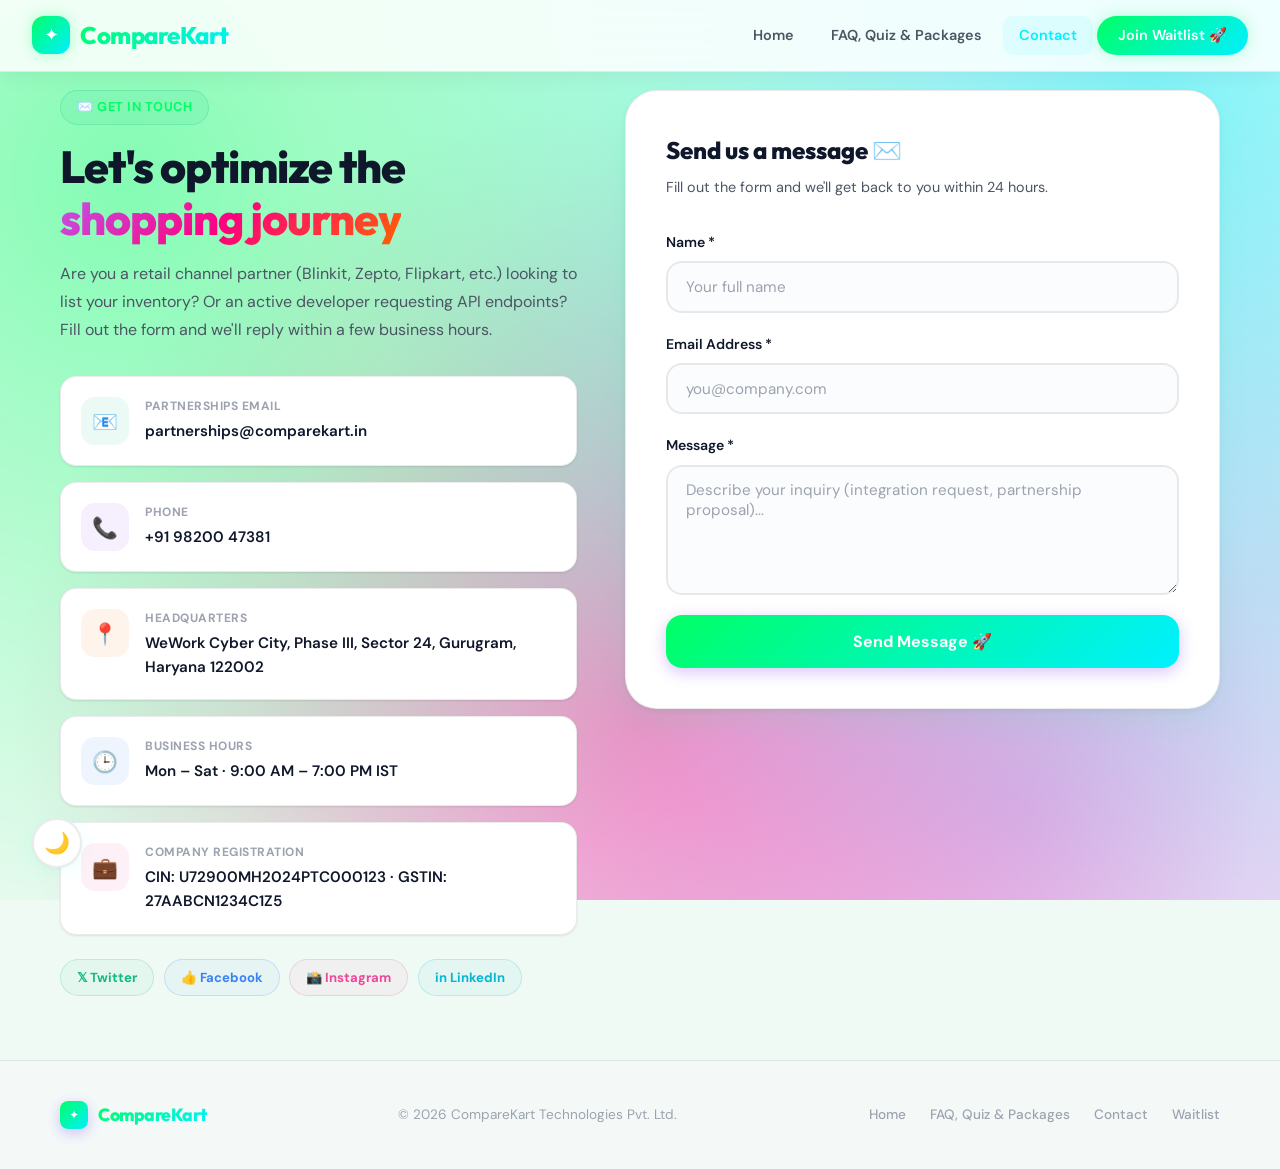
<file: contact.html>
<!DOCTYPE html>
<html lang="en">
<head>
  <meta charset="UTF-8" />
  <meta name="viewport" content="width=device-width, initial-scale=1.0" />
  <title>Contact Us — CompareKart</title>
  <meta name="description" content="Get in touch with the CompareKart shopping optimizer team. We'd love to hear from you." />
  <link rel="preconnect" href="https://fonts.googleapis.com" />
  <link href="https://fonts.googleapis.com/css2?family=Outfit:wght@300;400;500;600;700;800;900&family=DM+Sans:wght@400;500;600;700&display=swap" rel="stylesheet" />
  <link rel="stylesheet" href="styles.css" />
  <style>
    .contact-page { padding-top: 90px; padding-bottom: 4rem; min-height: 100vh; background: transparent; }

    .contact-wrapper { display: grid; grid-template-columns: 1fr 1.15fr; gap: 3rem; align-items: start; }

    .contact-info .section-title { font-size: clamp(2rem, 4vw, 2.8rem); }

    .info-cards { display: flex; flex-direction: column; gap: 1rem; margin-top: 2rem; }

    .info-card {
      display: flex; align-items: flex-start; gap: 1rem; padding: 1.25rem;
      background: var(--bg-card); border: 1px solid var(--border-color); border-radius: var(--radius-md);
      box-shadow: var(--shadow-sm);
      transition: transform var(--transition-fast), box-shadow var(--transition-fast), border-color var(--transition-fast);
    }
    .info-card:hover { transform: translateX(6px); box-shadow: var(--shadow-md); border-color: rgba(0,255,102,0.25); }

    .info-icon {
      width: 48px; height: 48px; border-radius: 14px;
      display: flex; align-items: center; justify-content: center;
      font-size: 1.3rem; flex-shrink: 0;
    }
    .info-label { font-size: 0.75rem; font-weight: 700; text-transform: uppercase; letter-spacing: 0.5px; color: var(--text-muted); margin-bottom: 0.15rem; }
    .info-value { font-size: 0.95rem; color: var(--text-primary); font-weight: 600; }

    .social-row { display: flex; gap: 0.6rem; flex-wrap: wrap; margin-top: 1.5rem; }
    .social-pill {
      display: inline-flex; align-items: center; gap: 6px;
      padding: 0.45rem 1rem; border-radius: 100px;
      font-size: 0.82rem; font-weight: 700;
      text-decoration: none; border: 1.5px solid; transition: all var(--transition-fast);
    }
    .social-pill:hover { transform: translateY(-2px); box-shadow: var(--shadow-md); }
    .sp-twitter  { color: #10b981; border-color: rgba(16,185,129,0.2); background: rgba(16,185,129,0.05); }
    .sp-facebook { color: #3b82f6; border-color: rgba(59,130,246,0.2); background: rgba(59,130,246,0.05); }
    .sp-linkedin { color: #06b6d4; border-color: rgba(6,182,212,0.2); background: rgba(6,182,212,0.05); }
    .sp-insta    { color: #ec4899; border-color: rgba(236,72,153,0.2); background: rgba(236,72,153,0.05); }

    .form-panel {
      background: var(--bg-card); border: 1px solid var(--border-color); border-radius: var(--radius-xl);
      padding: 2.5rem; box-shadow: var(--shadow-lg);
    }
    .form-header h2 { font-family: 'Outfit', sans-serif; font-size: 1.5rem; font-weight: 800; margin-bottom: 0.4rem; }
    .form-header p { font-size: 0.9rem; color: var(--text-secondary); margin-bottom: 2rem; }
    .form-row { display: grid; grid-template-columns: 1fr 1fr; gap: 1rem; }

    .error-msg { font-size: 0.78rem; color: var(--rose); margin-top: 0.3rem; display: none; }
    .form-control.error ~ .error-msg { display: block; }

    .success-state {
      display: none; flex-direction: column; align-items: center; justify-content: center;
      text-align: center; padding: 3rem 2rem; gap: 1rem;
    }
    .success-state.show { display: flex; }
    .success-ring { width: 80px; height: 80px; border-radius: 50%; background: var(--gradient-cool); display: flex; align-items: center; justify-content: center; }
    .success-ring-inner { width: 60px; height: 60px; border-radius: 50%; background: var(--bg-card); display: flex; align-items: center; justify-content: center; font-size: 2rem; }
    .success-state h3 { font-family: 'Outfit', sans-serif; font-size: 1.5rem; font-weight: 800; }
    .success-state p { color: var(--text-secondary); }

    @media (max-width: 860px) {
      .contact-wrapper { grid-template-columns: 1fr; }
      .form-row { grid-template-columns: 1fr; }
    }
  </style>
</head>
<body>
<script>
  if (localStorage.getItem('theme') === 'dark') {
    document.body.classList.add('dark-mode');
  }
</script>

<!-- NAVBAR -->
<nav class="navbar scrolled" id="navbar">
  <a href="index.html" class="nav-logo">
    <div class="nav-logo-icon" style="background:linear-gradient(135deg,#00ff66,#00f0ff);box-shadow:0 0 15px rgba(0,255,102,0.3)">✦</div>
    <span class="nav-logo-text" style="background:linear-gradient(135deg,#00ff66,#00f0ff);-webkit-background-clip:text;background-clip:text;">CompareKart</span>
  </a>
  <ul class="nav-links" id="navLinks">
    <li><a href="index.html">Home</a></li>
    <li><a href="faq-quiz.html">FAQ, Quiz & Packages</a></li>
    <li><a href="contact.html" class="active">Contact</a></li>
    <li><a href="waitlist.html" class="nav-cta" style="background:linear-gradient(135deg,#00ff66,#00f0ff) !important;box-shadow:0 0 15px rgba(0,255,102,0.25)">Join Waitlist 🚀</a></li>
  </ul>
  <div class="hamburger" onclick="document.getElementById('navLinks').classList.toggle('open')"><span></span><span></span><span></span></div>
</nav>

<!-- MAIN -->
<main class="contact-page">
  <div class="container">
    <div class="contact-wrapper">

      <!-- Left Info -->
      <div class="contact-info">
        <div class="section-badge" style="background:rgba(16,185,129,0.08);color:var(--green);border-color:rgba(16,185,129,0.2)">✉️ Get In Touch</div>
        <h1 class="section-title">Let's optimize the <span class="gradient-text">shopping journey</span></h1>
        <p style="color:var(--text-secondary);font-size:1rem;line-height:1.75;margin-top:0.5rem;">
          Are you a retail channel partner (Blinkit, Zepto, Flipkart, etc.) looking to list your inventory? Or an active developer requesting API endpoints? Fill out the form and we'll reply within a few business hours.
        </p>

        <div class="info-cards">
          <div class="info-card">
            <div class="info-icon" style="background:rgba(16,185,129,0.08);">📧</div>
            <div><div class="info-label">Partnerships Email</div><div class="info-value">partnerships@comparekart.in</div></div>
          </div>
          <div class="info-card">
            <div class="info-icon" style="background:rgba(124,58,237,0.08);">📞</div>
            <div><div class="info-label">Phone</div><div class="info-value">+91 98200 47381</div></div>
          </div>
          <div class="info-card">
            <div class="info-icon" style="background:rgba(249,115,22,0.08);">📍</div>
            <div><div class="info-label">Headquarters</div><div class="info-value">WeWork Cyber City, Phase III, Sector 24, Gurugram, Haryana 122002</div></div>
          </div>
          <div class="info-card">
            <div class="info-icon" style="background:rgba(59,130,246,0.08);">🕒</div>
            <div><div class="info-label">Business Hours</div><div class="info-value">Mon – Sat · 9:00 AM – 7:00 PM IST</div></div>
          </div>
          <div class="info-card">
            <div class="info-icon" style="background:rgba(236,72,153,0.08);">💼</div>
            <div><div class="info-label">Company Registration</div><div class="info-value">CIN: U72900MH2024PTC000123 · GSTIN: 27AABCN1234C1Z5</div></div>
          </div>
        </div>

        <div class="social-row">
          <a href="https://twitter.com/comparekart" target="_blank" rel="noopener" class="social-pill sp-twitter">𝕏 Twitter</a>
          <a href="https://facebook.com/comparekart" target="_blank" rel="noopener" class="social-pill sp-facebook">👍 Facebook</a>
          <a href="https://instagram.com/comparekart" target="_blank" rel="noopener" class="social-pill sp-insta">📸 Instagram</a>
          <a href="https://linkedin.com/company/comparekart" target="_blank" rel="noopener" class="social-pill sp-linkedin">in LinkedIn</a>
        </div>
      </div>

      <!-- Form -->
      <div class="form-panel">
        <div id="formSection">
          <div class="form-header">
            <h2>Send us a message ✉️</h2>
            <p>Fill out the form and we'll get back to you within 24 hours.</p>
          </div>
          <form id="contactForm" novalidate>
            <div class="form-group">
              <label for="name">Name *</label>
              <input type="text" id="name" class="form-control" placeholder="Your full name" autocomplete="name" />
              <span class="error-msg" id="nameErr">⚠ Name is required.</span>
            </div>
            <div class="form-group">
              <label for="email">Email Address *</label>
              <input type="email" id="email" class="form-control" placeholder="you@company.com" autocomplete="email" />
              <span class="error-msg" id="emailErr">⚠ Please enter a valid email address.</span>
            </div>
            <div class="form-group">
              <label for="message">Message *</label>
              <textarea id="message" class="form-control" placeholder="Describe your inquiry (integration request, partnership proposal)..."></textarea>
              <span class="error-msg" id="messageErr">⚠ Message cannot be empty.</span>
            </div>
            <button type="submit" id="submitBtn" class="btn btn-primary" style="width:100%;justify-content:center;padding:1rem;font-size:1rem;border-radius:var(--radius-md);background:linear-gradient(135deg,#00ff66,#00f0ff)">
              <span id="btnText">Send Message 🚀</span>
            </button>
          </form>
        </div>
        <div class="success-state" id="successState">
          <div class="success-ring"><div class="success-ring-inner">✅</div></div>
          <h3>Message Sent!</h3>
          <p>Thanks for reaching out. We'll reply within 24 hours.</p>
          <button class="btn btn-secondary" onclick="resetForm()">Send Another</button>
        </div>
      </div>

    </div>
  </div>
</main>

<!-- FOOTER -->
<footer class="footer">
  <div class="footer-inner">
    <a href="index.html" class="nav-logo">
      <div class="nav-logo-icon" style="width:28px;height:28px;font-size:12px;border-radius:8px;background:linear-gradient(135deg,#00ff66,#00f0ff)">✦</div>
      <span class="nav-logo-text" style="font-size:1.1rem;background:linear-gradient(135deg,#00ff66,#00f0ff);-webkit-background-clip:text;background-clip:text;">CompareKart</span>
    </a>
    <span class="footer-copy">© 2026 CompareKart Technologies Pvt. Ltd.</span>
    <div class="footer-links"><a href="index.html">Home</a><a href="faq-quiz.html">FAQ, Quiz & Packages</a><a href="contact.html">Contact</a><a href="waitlist.html">Waitlist</a></div>
  </div>
</footer>

<script>
  function isValidEmail(e) { return /^[^\s@]+@[^\s@]+\.[^\s@]+$/.test(e.trim()); }

  function setErr(id, errId, show) {
    const el = document.getElementById(id), err = document.getElementById(errId);
    if (show) { el.classList.add('error'); err.style.display = 'block'; }
    else { el.classList.remove('error'); err.style.display = 'none'; }
    return !show;
  }

  ['name','email','message'].forEach(id => {
    document.getElementById(id).addEventListener('input', () => {
      document.getElementById(id).classList.remove('error');
      document.getElementById(id + 'Err').style.display = 'none';
    });
  });

  document.getElementById('contactForm').addEventListener('submit', function(e) {
    e.preventDefault();
    const name = document.getElementById('name').value.trim();
    const email = document.getElementById('email').value.trim();
    const message = document.getElementById('message').value.trim();

    const v1 = setErr('name', 'nameErr', !name);
    const v2 = setErr('email', 'emailErr', !isValidEmail(email));
    const v3 = setErr('message', 'messageErr', !message);
    if (!v1 || !v2 || !v3) return;

    document.getElementById('submitBtn').disabled = true;
    document.getElementById('btnText').textContent = 'Sending…';

    setTimeout(() => {
      alert(
        '✅ Message Received!\n\n' +
        'Name: ' + name + '\n' +
        'Email: ' + email + '\n' +
        'Message: ' + message + '\n\n' +
        'We\'ll get back to you within 24 hours. 🚀'
      );
      document.getElementById('formSection').style.display = 'none';
      document.getElementById('successState').classList.add('show');
      document.getElementById('submitBtn').disabled = false;
      document.getElementById('btnText').textContent = 'Send Message 🚀';
    }, 700);
  });

  function resetForm() {
    document.getElementById('contactForm').reset();
    document.getElementById('formSection').style.display = 'block';
    document.getElementById('successState').classList.remove('show');
    ['name','email','message'].forEach(id => document.getElementById(id).classList.remove('error'));
  }

  // === Dark Mode Toggle (Default Light -> toggles body.dark-mode) ===
  function toggleDarkMode() {
    document.body.classList.toggle('dark-mode');
    const isDark = document.body.classList.contains('dark-mode');
    localStorage.setItem('theme', isDark ? 'dark' : 'light');
    const btn = document.getElementById('darkModeBtn');
    if (btn) {
      btn.textContent = isDark ? '☀️' : '🌙';
      btn.title = isDark ? 'Toggle Light Mode' : 'Toggle Dark Mode';
    }
  }

  document.addEventListener('DOMContentLoaded', () => {
    const isDark = document.body.classList.contains('dark-mode');
    const btn = document.getElementById('darkModeBtn');
    if (btn) {
      btn.textContent = isDark ? '☀️' : '🌙';
      btn.title = isDark ? 'Toggle Light Mode' : 'Toggle Dark Mode';
    }
  });
</script>

<!-- Dark Mode Toggle -->
<button id="darkModeBtn" onclick="toggleDarkMode()" style="position:fixed;bottom:2rem;left:2rem;width:50px;height:50px;border-radius:50%;background:var(--bg-card);border:2px solid var(--border-color);color:var(--text-primary);cursor:pointer;font-size:1.3rem;box-shadow:var(--shadow-md);z-index:999;display:flex;align-items:center;justify-content:center;transition:all 0.3s ease;" title="Toggle Dark Mode">🌙</button>
</body>
</html>
</file>
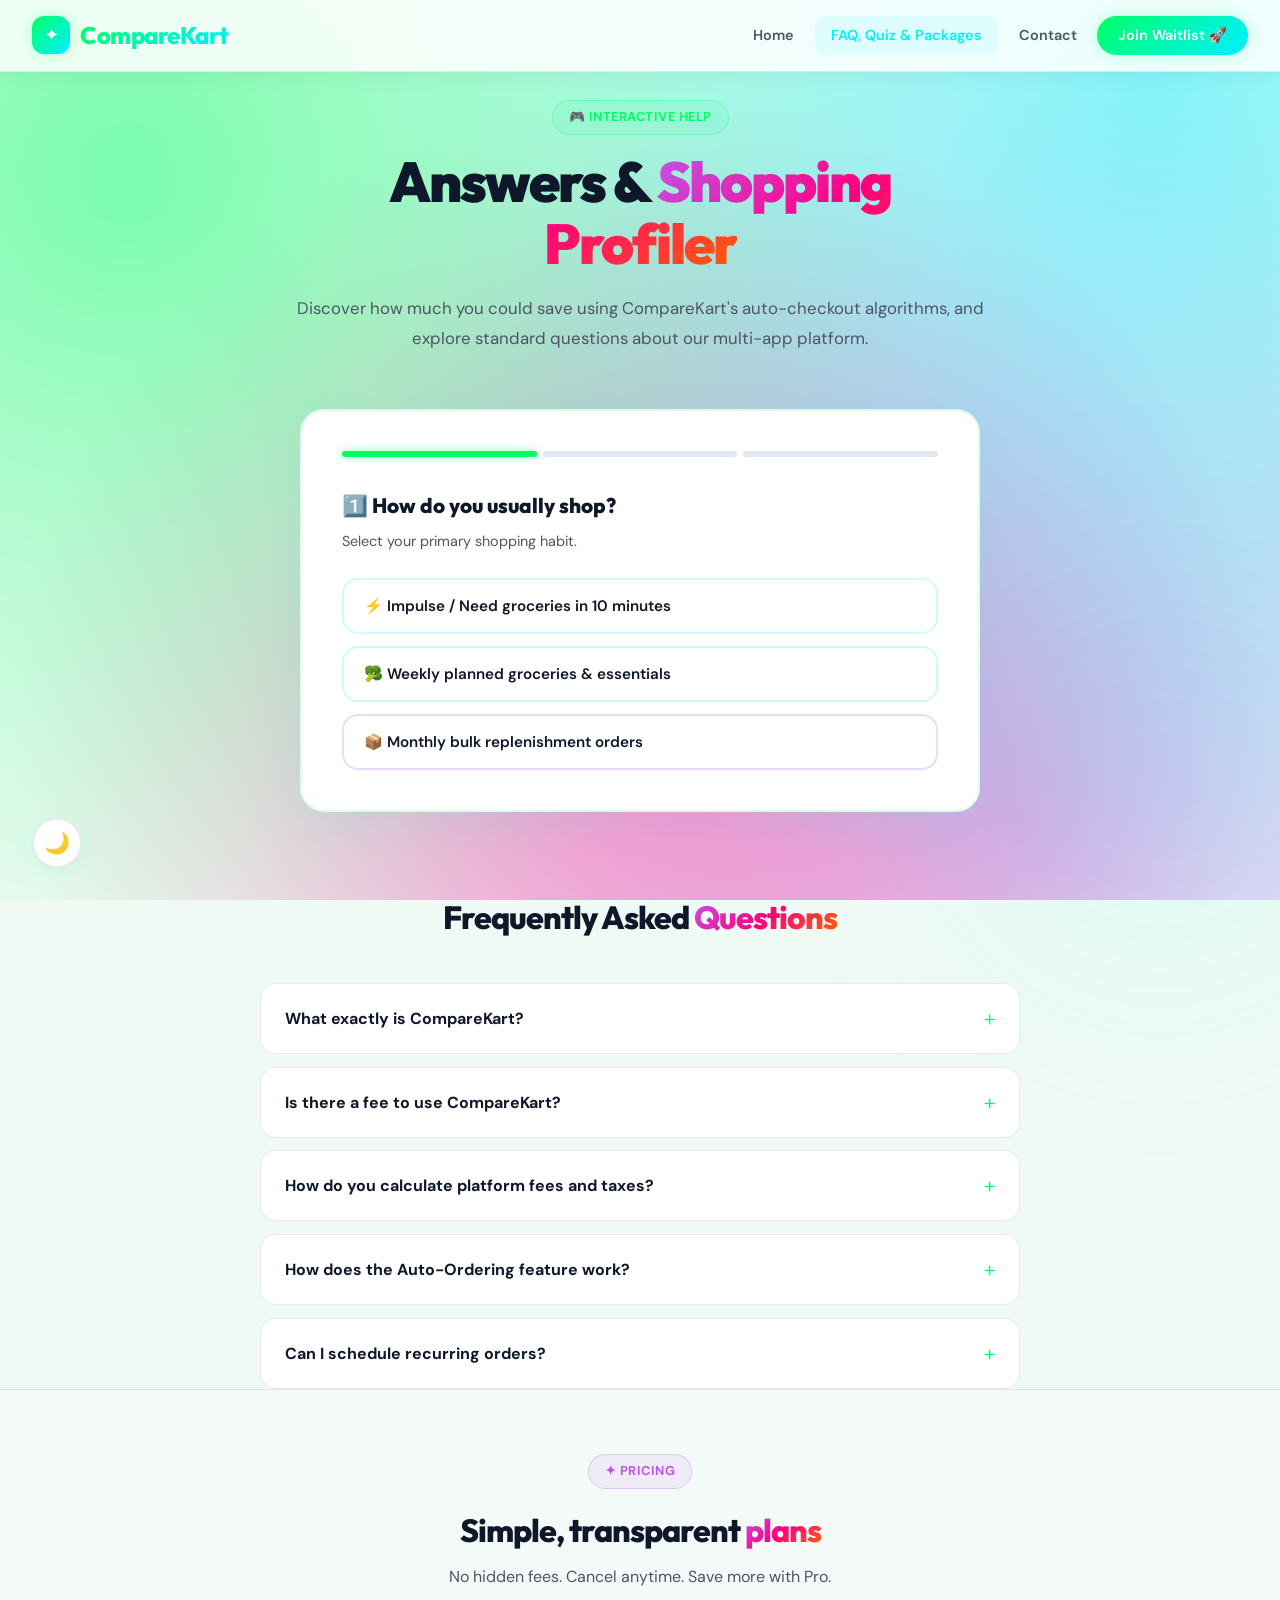
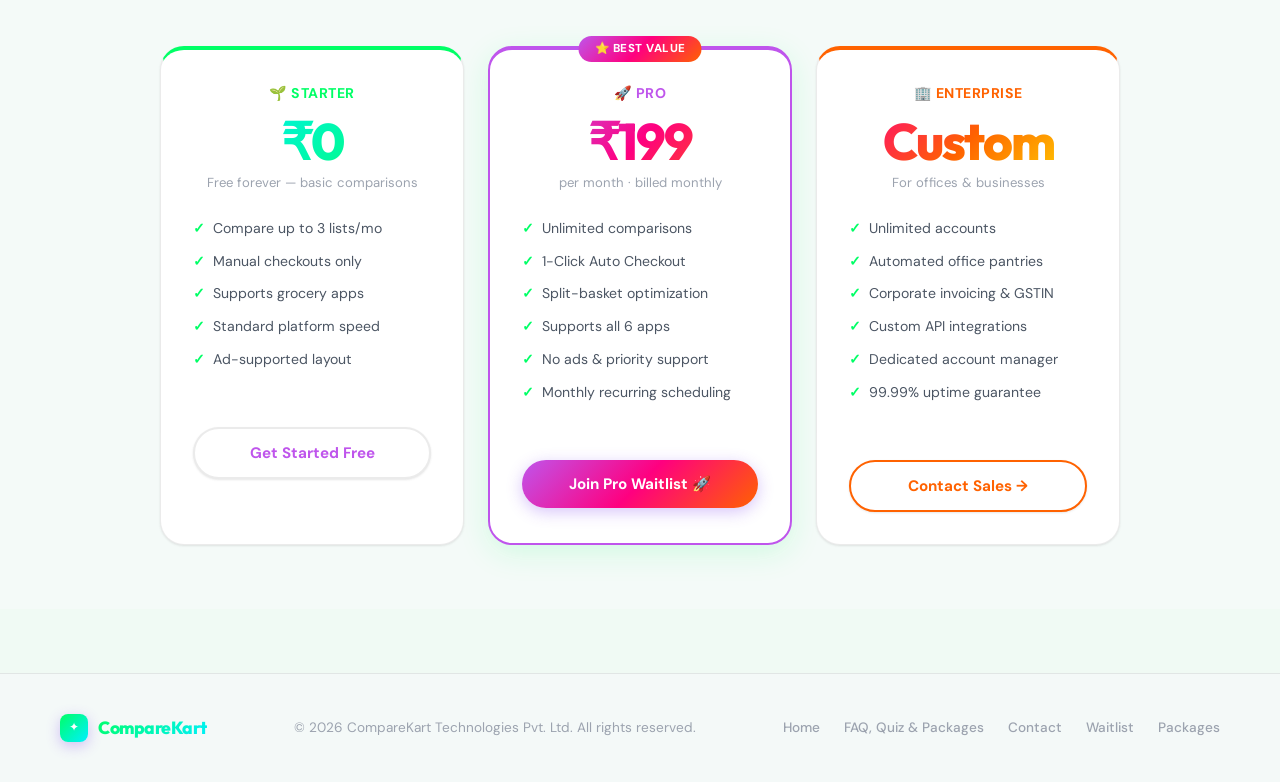
<file: faq-quiz.html>
<!DOCTYPE html>
<html lang="en">
<head>
  <meta charset="UTF-8" />
  <meta name="viewport" content="width=device-width, initial-scale=1.0" />
  <title>FAQ, Quiz & Packages — CompareKart</title>
  <meta name="description" content="Take our interactive shopper savings quiz and explore frequently asked questions about CompareKart Shopping Optimizer." />
  <link rel="preconnect" href="https://fonts.googleapis.com" />
  <link href="https://fonts.googleapis.com/css2?family=Outfit:wght@300;400;500;600;700;800;900&family=DM+Sans:wght@400;500;600;700&display=swap" rel="stylesheet" />
  <link rel="stylesheet" href="styles.css" />
  <style>
    .faq-quiz-page {
      padding-top: 100px; padding-bottom: 4rem; min-height: 100vh;
      background: transparent;
      position: relative; overflow: hidden;
    }
    
    .neon-orb {
      position: fixed; border-radius: 50%; filter: blur(120px); pointer-events: none; z-index: 0; opacity: 0.6;
    }
    .orb-green { width: 450px; height: 450px; top: -100px; left: -100px; background: rgba(0, 255, 102, 0.15); animation: float 10s ease-in-out infinite; }
    .orb-cyan { width: 400px; height: 400px; bottom: -80px; right: -80px; background: rgba(0, 240, 255, 0.15); animation: float 12s 2s ease-in-out infinite; }
    
    .page-header { text-align: center; max-width: 700px; margin: 0 auto 3.5rem; z-index: 1; position: relative; }
    .page-title { font-family: 'Outfit', sans-serif; font-size: clamp(2.2rem, 5vw, 3.5rem); font-weight: 900; letter-spacing: -2px; line-height: 1.1; margin-bottom: 1.25rem; }
    
    .quiz-container { max-width: 680px; margin: 0 auto 5rem; z-index: 1; position: relative; }
    .faq-container { max-width: 760px; margin: 0 auto; z-index: 1; position: relative; }
    
    /* Pricing */
    .pricing-card { text-align: center; position: relative; }
    .pricing-card.popular { border: 2px solid var(--purple); box-shadow: var(--shadow-color); }
    .popular-badge { position: absolute; top: -14px; left: 50%; transform: translateX(-50%); padding: 0.25rem 1rem; background: var(--gradient-main); border-radius: 100px; font-size: 0.72rem; font-weight: 800; color: #fff; letter-spacing: 0.5px; text-transform: uppercase; white-space: nowrap; }
    .pricing-name { font-weight: 700; font-size: 0.88rem; color: var(--text-muted); text-transform: uppercase; letter-spacing: 0.5px; margin-bottom: 0.75rem; }
    .pricing-price { font-family: 'Outfit', sans-serif; font-size: 3.2rem; font-weight: 800; letter-spacing: -2px; line-height: 1; margin-bottom: 0.25rem; }
    .pricing-period { font-size: 0.82rem; color: var(--text-muted); margin-bottom: 1.5rem; }
    .pricing-features { list-style: none; text-align: left; margin-bottom: 2rem; display: flex; flex-direction: column; gap: 0.65rem; }
    .pricing-features li { font-size: 0.88rem; color: var(--text-secondary); display: flex; gap: 0.5rem; align-items: flex-start; }
    .pricing-features li::before { content: '✓'; color: var(--green); font-weight: 800; flex-shrink: 0; }
  </style>
</head>
<body>
<script>
  if (localStorage.getItem('theme') === 'dark') {
    document.body.classList.add('dark-mode');
  }
</script>

<div class="neon-orb orb-green" aria-hidden="true"></div>
<div class="neon-orb orb-cyan" aria-hidden="true"></div>

<!-- NAVBAR -->
<nav class="navbar scrolled">
  <a href="index.html" class="nav-logo">
    <div class="nav-logo-icon" style="background:linear-gradient(135deg, #00ff66, #00f0ff);box-shadow:0 0 15px rgba(0,255,102,0.3)">✦</div>
    <span class="nav-logo-text" style="background:linear-gradient(135deg, #00ff66, #00f0ff);-webkit-background-clip:text;background-clip:text;">CompareKart</span>
  </a>
  <ul class="nav-links" id="navLinks">
    <li><a href="index.html">Home</a></li>
    <li><a href="faq-quiz.html" class="active">FAQ, Quiz & Packages</a></li>
    <li><a href="contact.html">Contact</a></li>
    <li><a href="waitlist.html" class="nav-cta" style="background:linear-gradient(135deg,#00ff66,#00f0ff) !important;box-shadow:0 0 15px rgba(0,255,102,0.25);">Join Waitlist 🚀</a></li>
  </ul>
  <div class="hamburger" onclick="document.getElementById('navLinks').classList.toggle('open')"><span></span><span></span><span></span></div>
</nav>

<!-- MAIN CONTENT -->
<main class="faq-quiz-page">
  <div class="container">
    
    <header class="page-header">
      <div class="section-badge" style="background:rgba(0,255,102,0.08);color:var(--green);border-color:rgba(0,255,102,0.25)">🎮 Interactive Help</div>
      <h1 class="page-title">Answers & <span class="gradient-text">Shopping Profiler</span></h1>
      <p style="color:var(--text-secondary);font-size:1.05rem;line-height:1.75;">Discover how much you could save using CompareKart's auto-checkout algorithms, and explore standard questions about our multi-app platform.</p>
    </header>

    <!-- QUIZ SECTION -->
    <section class="quiz-container">
      <div class="card" style="padding:2.5rem;box-shadow:0 10px 40px rgba(0, 240, 255, 0.08);border:2px solid rgba(0, 255, 102, 0.15);" id="quizCard">
        <!-- Progress bar -->
        <div style="display:flex;gap:6px;margin-bottom:2rem;" id="quizProgress">
          <div style="flex:1;height:6px;border-radius:3px;background:var(--green);box-shadow:0 0 8px rgba(0,255,102,0.5);transition:all 0.4s ease;" id="prog1"></div>
          <div style="flex:1;height:6px;border-radius:3px;background:#e2e8f0;transition:all 0.4s ease;" id="prog2"></div>
          <div style="flex:1;height:6px;border-radius:3px;background:#e2e8f0;transition:all 0.4s ease;" id="prog3"></div>
        </div>

        <!-- Q1 -->
        <div id="q1" class="quiz-step">
          <h3 style="font-family:'Outfit',sans-serif;font-size:1.3rem;font-weight:800;margin-bottom:0.5rem;color:var(--text-primary);">1️⃣ How do you usually shop?</h3>
          <p style="color:var(--text-secondary);font-size:0.9rem;margin-bottom:1.5rem;">Select your primary shopping habit.</p>
          <div style="display:flex;flex-direction:column;gap:0.75rem;">
            <button class="quiz-opt" onclick="quizAnswer(1,'instant')" style="border-color:rgba(0,240,255,0.2);">⚡ Impulse / Need groceries in 10 minutes</button>
            <button class="quiz-opt" onclick="quizAnswer(1,'weekly')" style="border-color:rgba(0,255,102,0.2);">🥦 Weekly planned groceries & essentials</button>
            <button class="quiz-opt" onclick="quizAnswer(1,'monthly')" style="border-color:rgba(157,78,221,0.2);">📦 Monthly bulk replenishment orders</button>
          </div>
        </div>

        <!-- Q2 -->
        <div id="q2" class="quiz-step" style="display:none;">
          <h3 style="font-family:'Outfit',sans-serif;font-size:1.3rem;font-weight:800;margin-bottom:0.5rem;color:var(--text-primary);">2️⃣ What's your biggest shopping concern?</h3>
          <p style="color:var(--text-secondary);font-size:0.9rem;margin-bottom:1.5rem;">Pick the factor that bugs you the most.</p>
          <div style="display:flex;flex-direction:column;gap:0.75rem;">
            <button class="quiz-opt" onclick="quizAnswer(2,'price')" style="border-color:rgba(0,255,102,0.2);">💸 Overpaying on item price disparities</button>
            <button class="quiz-opt" onclick="quizAnswer(2,'fees')" style="border-color:rgba(255,94,0,0.2);">📦 Annoying shipping charges & surge pricing</button>
            <button class="quiz-opt" onclick="quizAnswer(2,'convenience')" style="border-color:rgba(0,240,255,0.2);">⏳ Time wasted managing 5 different apps</button>
          </div>
        </div>

        <!-- Q3 -->
        <div id="q3" class="quiz-step" style="display:none;">
          <h3 style="font-family:'Outfit',sans-serif;font-size:1.3rem;font-weight:800;margin-bottom:0.5rem;color:var(--text-primary);">3️⃣ What's your average monthly shopping spend?</h3>
          <p style="color:var(--text-secondary);font-size:0.9rem;margin-bottom:1.5rem;">Includes grocery, apparel, and tech deliveries.</p>
          <div style="display:flex;flex-direction:column;gap:0.75rem;">
            <button class="quiz-opt" onclick="quizAnswer(3,'low')" style="border-color:rgba(157,78,221,0.2);">💳 Under ₹5,000 per month</button>
            <button class="quiz-opt" onclick="quizAnswer(3,'moderate')" style="border-color:rgba(0,255,102,0.2);">💵 ₹5,000 to ₹15,000 per month</button>
            <button class="quiz-opt" onclick="quizAnswer(3,'high')" style="border-color:rgba(0,240,255,0.2);">💎 Above ₹15,000 per month</button>
          </div>
        </div>

        <!-- Result -->
        <div id="quizResult" class="quiz-step" style="display:none;text-align:center;">
          <div style="font-size:3.5rem;margin-bottom:1rem;" id="resultEmoji">🚀</div>
          <h3 style="font-family:'Outfit',sans-serif;font-size:1.5rem;font-weight:800;margin-bottom:0.5rem;" id="resultTitle">Loading...</h3>
          <p style="color:var(--text-secondary);font-size:0.95rem;line-height:1.7;margin-bottom:1.5rem;" id="resultDesc"></p>
          <div style="display:flex;gap:0.75rem;justify-content:center;flex-wrap:wrap;">
            <a href="waitlist.html" class="btn btn-primary" style="background:linear-gradient(135deg,#00ff66,#00f0ff);box-shadow:0 0 15px rgba(0,255,102,0.3)">Join the Waitlist 🚀</a>
            <button class="btn btn-secondary" onclick="resetQuiz()">Retake Quiz 🔄</button>
          </div>
        </div>
      </div>
    </section>

    <!-- FAQ SECTION -->
    <section class="faq-container">
      <div style="text-align:center;margin-bottom:2.5rem;">
        <h2 style="font-family:'Outfit',sans-serif;font-size:2rem;font-weight:800;letter-spacing:-1px;">Frequently Asked <span class="gradient-text">Questions</span></h2>
      </div>

      <div style="display:flex;flex-direction:column;gap:0.8rem;" id="faqList">
        <div class="faq-item">
          <button class="faq-q" onclick="toggleFaq(this)">
            <span>What exactly is CompareKart?</span><span class="faq-icon">+</span>
          </button>
          <div class="faq-a">CompareKart is a multi-app price comparison and auto-ordering platform. You input a list of groceries, household essentials, or general products. We route items to the cheapest apps (e.g. milk to Zepto, sneakers to Flipkart) and place your orders in a single click. 🚀</div>
        </div>
        <div class="faq-item">
          <button class="faq-q" onclick="toggleFaq(this)">
            <span>Is there a fee to use CompareKart?</span><span class="faq-icon">+</span>
          </button>
          <div class="faq-a">Our Starter plan is completely free! You can search items and compare manually. Our Pro plan costs ₹199/month and unlocks split-basket optimization, scheduled monthly replenishments, and 1-click auto checkout. 🌱</div>
        </div>
        <div class="faq-item">
          <button class="faq-q" onclick="toggleFaq(this)">
            <span>How do you calculate platform fees and taxes?</span><span class="faq-icon">+</span>
          </button>
          <div class="faq-a">We query live price engines and calculate itemized rates, packaging charges, delivery costs, rain/surge fees, and GST depending on the app. The totals you see are the final amounts you pay. 🧠</div>
        </div>
        <div class="faq-item">
          <button class="faq-q" onclick="toggleFaq(this)">
            <span>How does the Auto-Ordering feature work?</span><span class="faq-icon">+</span>
          </button>
          <div class="faq-a">CompareKart connects directly with retail delivery checkouts through secure, local client-side API calls. Our system logs in, populates your carts with the cheapest products, enters promo codes, and processes checkouts. 🔒</div>
        </div>
        <div class="faq-item">
          <button class="faq-q" onclick="toggleFaq(this)">
            <span>Can I schedule recurring orders?</span><span class="faq-icon">+</span>
          </button>
          <div class="faq-a">Yes! Check the "Enable Monthly Auto-Order" box on your checklist dashboard, select a date, and CompareKart will automatically compute the cheapest rates on that morning and complete the checkout. 📅</div>
        </div>
      </div>
  </div>

  <!-- PRICING/PACKAGES SECTION -->
  <section class="section" id="packagesSection" style="background:var(--bg-secondary);border-top:1px solid var(--border-color);position:relative;z-index:1;padding:4rem 2rem;">
    <div class="container">
      <div style="text-align:center;margin-bottom:3.5rem;">
        <div class="section-badge" style="background:rgba(191,85,236,0.08);color:var(--purple);border-color:rgba(191,85,236,0.25)">✦ Pricing</div>
        <h2 style="font-family:'Outfit',sans-serif;font-size:2rem;font-weight:800;letter-spacing:-1px;">Simple, transparent <span class="gradient-text">plans</span></h2>
        <p style="color:var(--text-secondary);font-size:1rem;margin-top:0.5rem;">No hidden fees. Cancel anytime. Save more with Pro.</p>
      </div>
      
      <div class="grid-3" style="max-width:960px;margin:0 auto;">
        <!-- Starter Plan -->
        <div class="card pricing-card" style="border-top:4px solid var(--green);background:var(--bg-card);border-radius:var(--radius-lg);padding:2rem;">
          <div class="pricing-name" style="color:var(--green);">🌱 Starter</div>
          <div class="pricing-price" style="background:var(--gradient-cool);-webkit-background-clip:text;-webkit-text-fill-color:transparent;background-clip:text;">₹0</div>
          <div class="pricing-period">Free forever — basic comparisons</div>
          <ul class="pricing-features">
            <li>Compare up to 3 lists/mo</li><li>Manual checkouts only</li><li>Supports grocery apps</li><li>Standard platform speed</li><li>Ad-supported layout</li>
          </ul>
          <a href="waitlist.html" id="faqPricingStarterBtn" class="btn btn-secondary" style="width:100%;justify-content:center;margin-top:1.5rem;">Get Started Free</a>
        </div>
        
        <!-- Pro Plan -->
        <div class="card pricing-card popular" style="border-top:4px solid var(--purple);background:var(--bg-card);border-radius:var(--radius-lg);padding:2rem;">
          <div class="popular-badge">⭐ Best Value</div>
          <div class="pricing-name" style="color:var(--purple);">🚀 Pro</div>
          <div class="pricing-price gradient-text">₹199</div>
          <div class="pricing-period">per month · billed monthly</div>
          <ul class="pricing-features">
            <li>Unlimited comparisons</li><li>1-Click Auto Checkout</li><li>Split-basket optimization</li><li>Supports all 6 apps</li><li>No ads & priority support</li><li>Monthly recurring scheduling</li>
          </ul>
          <a href="waitlist.html" id="faqPricingProBtn" class="btn btn-primary" style="width:100%;justify-content:center;margin-top:1.5rem;">Join Pro Waitlist 🚀</a>
        </div>
        
        <!-- Enterprise Plan -->
        <div class="card pricing-card" style="border-top:4px solid var(--orange);background:var(--bg-card);border-radius:var(--radius-lg);padding:2rem;">
          <div class="pricing-name" style="color:var(--orange);">🏢 Enterprise</div>
          <div class="pricing-price" style="background:var(--gradient-warm);-webkit-background-clip:text;-webkit-text-fill-color:transparent;background-clip:text;">Custom</div>
          <div class="pricing-period">For offices & businesses</div>
          <ul class="pricing-features">
            <li>Unlimited accounts</li><li>Automated office pantries</li><li>Corporate invoicing & GSTIN</li><li>Custom API integrations</li><li>Dedicated account manager</li><li>99.99% uptime guarantee</li>
          </ul>
          <a href="contact.html" id="faqPricingEnterpriseBtn" class="btn btn-secondary" style="width:100%;justify-content:center;border-color:var(--orange);color:var(--orange);margin-top:1.5rem;">Contact Sales →</a>
        </div>
      </div>
    </div>
  </section>
</main>

<!-- FOOTER -->
<footer class="footer">
  <div class="footer-inner">
    <a href="index.html" class="nav-logo">
      <div class="nav-logo-icon" style="width:28px;height:28px;font-size:12px;border-radius:8px;background:linear-gradient(135deg,#00ff66,#00f0ff)">✦</div>
      <span class="nav-logo-text" style="font-size:1.1rem;background:linear-gradient(135deg,#00ff66,#00f0ff);-webkit-background-clip:text;background-clip:text;">CompareKart</span>
    </a>
    <span class="footer-copy">© 2026 CompareKart Technologies Pvt. Ltd. All rights reserved.</span>
    <div class="footer-links"><a href="index.html">Home</a><a href="faq-quiz.html">FAQ, Quiz & Packages</a><a href="contact.html">Contact</a><a href="waitlist.html">Waitlist</a><a href="#packagesSection">Packages</a></div>
  </div>
</footer>

<script>
  // === Quiz Logic (Savings Style) ===
  let quizAnswers = {};
  function quizAnswer(qNum, val) {
    quizAnswers[qNum] = val;
    document.getElementById('q' + qNum).style.display = 'none';
    if (qNum < 3) {
      document.getElementById('q' + (qNum + 1)).style.display = 'block';
      document.getElementById('prog' + (qNum + 1)).style.background = 'var(--green)';
      document.getElementById('prog' + (qNum + 1)).style.boxShadow = '0 0 8px rgba(0,255,102,0.5)';
    } else {
      showQuizResult();
    }
  }

  function showQuizResult() {
    const { 1: shopHabit, 2: concern, 3: spend } = quizAnswers;
    let title, emoji, desc;

    if (shopHabit === 'instant') {
      title = 'Instant Shopping Enthusiast (Blinkit/Zepto Priority)';
      emoji = '⚡';
      desc = 'You prioritize rapid delivery and need products in 10 minutes. For your lifestyle, CompareKart\'s instant delivery comparison ensures you pick the overall cheapest app (e.g. Zepto or Blinkit) in 2 seconds flat before checkout, saving up to ₹1,200 monthly in platform charges and surge fees!';
    } else if (shopHabit === 'monthly' || concern === 'convenience') {
      title = 'Auto-Replenish Master (Scheduled Saver)';
      emoji = '📅';
      desc = 'You are a meticulous planner who likes to set and forget. CompareKart\'s Monthly Replenishment mode fits you perfectly! Save up to 18% automatically by letting our bot split and checkout your recurring pantry essentials on the 1st of every month.';
    } else {
      title = 'Smart Optimizer (Amazon/Flipkart Saver)';
      emoji = '🏆';
      desc = 'You hate overpaying and want the absolute best deals, and can wait a day for standard delivery. By comparing items across Amazon and Flipkart, you bypass instant delivery markups and platform surcharges, saving over ₹2,500 every single month!';
    }

    document.getElementById('resultEmoji').textContent = emoji;
    document.getElementById('resultTitle').textContent = 'Profile: ' + title;
    document.getElementById('resultDesc').textContent = desc;
    document.getElementById('quizResult').style.display = 'block';

    // 🎉 Confetti burst!
    launchConfetti();
  }

  function resetQuiz() {
    quizAnswers = {};
    document.getElementById('quizResult').style.display = 'none';
    document.getElementById('q1').style.display = 'block';
    ['prog2','prog3'].forEach(id => {
      document.getElementById(id).style.background = '#e2e8f0';
      document.getElementById(id).style.boxShadow = 'none';
    });
  }

  // === FAQ Toggle ===
  function toggleFaq(btn) {
    const item = btn.parentElement;
    const wasOpen = item.classList.contains('open');
    document.querySelectorAll('.faq-item').forEach(i => i.classList.remove('open'));
    if (!wasOpen) item.classList.add('open');
  }

  // === Confetti 🎉 ===
  function launchConfetti() {
    const colors = ['#00ff66','#00f0ff','#ff007f','#ff5e00','#9d4edd','#ffea00','#3b82f6'];
    for (let i = 0; i < 80; i++) {
      const confetti = document.createElement('div');
      confetti.style.cssText = `
        position:fixed; z-index:10000;
        width:${6+Math.random()*8}px; height:${6+Math.random()*8}px;
        background:${colors[Math.floor(Math.random()*colors.length)]};
        border-radius:${Math.random()>0.5?'50%':'2px'};
        left:${Math.random()*100}vw; top:-10px;
        pointer-events:none;
        animation:confettiFall ${1.5+Math.random()*2}s ease forwards;
        animation-delay:${Math.random()*0.5}s;
      `;
      document.body.appendChild(confetti);
      setTimeout(() => confetti.remove(), 4000);
    }
  }

  // Add confetti keyframes
  const confettiStyle = document.createElement('style');
  confettiStyle.textContent = `
    @keyframes confettiFall {
      0% { transform: translateY(0) rotate(0deg) scale(1); opacity:1; }
      100% { transform: translateY(100vh) rotate(${360+Math.random()*720}deg) scale(0.3); opacity:0; }
    }
  `;
  document.head.appendChild(confettiStyle);

  // === Dark Mode Toggle (Default Light -> toggles body.dark-mode) ===
  function toggleDarkMode() {
    document.body.classList.toggle('dark-mode');
    const isDark = document.body.classList.contains('dark-mode');
    localStorage.setItem('theme', isDark ? 'dark' : 'light');
    const btn = document.getElementById('darkModeBtn');
    if (btn) {
      btn.textContent = isDark ? '☀️' : '🌙';
      btn.title = isDark ? 'Toggle Light Mode' : 'Toggle Dark Mode';
    }
  }

  document.addEventListener('DOMContentLoaded', () => {
    const isDark = document.body.classList.contains('dark-mode');
    const btn = document.getElementById('darkModeBtn');
    if (btn) {
      btn.textContent = isDark ? '☀️' : '🌙';
      btn.title = isDark ? 'Toggle Light Mode' : 'Toggle Dark Mode';
    }
  });
</script>

<!-- Dark Mode Toggle -->
<button id="darkModeBtn" onclick="toggleDarkMode()" style="position:fixed;bottom:2rem;left:2rem;width:50px;height:50px;border-radius:50%;background:var(--bg-card);border:2px solid var(--border-color);color:var(--text-primary);cursor:pointer;font-size:1.3rem;box-shadow:var(--shadow-md);z-index:999;display:flex;align-items:center;justify-content:center;transition:all 0.3s ease;" title="Toggle Dark Mode">🌙</button>
</body>
</html>
</file>
<file: styles.css>
/* ============================================
   CompareKart — Cyber Neon Design System
   ============================================ */

@import url('https://fonts.googleapis.com/css2?family=Outfit:wght@300;400;500;600;700;800;900&family=DM+Sans:wght@400;500;600;700&display=swap');

/* ── CSS Variables ── */
:root {
  --bg-primary:    #ffffff; /* light primary */
  --bg-secondary:  rgba(248, 250, 252, 0.55); /* light secondary glass */
  --bg-card:       #ffffff; /* light card */
  --bg-glass:      rgba(255, 255, 255, 0.85);
  --border-light:  rgba(0, 0, 0, 0.04);
  --border-color:  rgba(0, 0, 0, 0.08);

  --purple:     #bf55ec; /* neon purple */
  --indigo:     #6366f1;
  --pink:       #ff007f; /* neon pink */
  --rose:       #ff2a85;
  --orange:     #ff6200; /* neon orange */
  --amber:      #ffd700; /* neon gold */
  --green:      #00ff66; /* neon green */
  --emerald:    #00ff87;
  --cyan:       #00f0ff; /* neon cyan */
  --blue:       #00d2ff;
  --sky:        #0ea5e9;

  --gradient-main:   linear-gradient(135deg, #bf55ec, #ff007f, #ff6200);
  --gradient-cool:   linear-gradient(135deg, #00f0ff, #00ff66);
  --gradient-warm:   linear-gradient(135deg, #ff007f, #ff6200, #ffd700);
  --gradient-fun:    linear-gradient(135deg, #ff007f, #bf55ec, #00f0ff);
  --gradient-sunset: linear-gradient(135deg, #ff6200, #ff007f, #bf55ec);

  --text-primary:   #0f172a; /* dark text */
  --text-secondary: #4b5563; /* medium gray */
  --text-muted:     #9ca3af; /* light gray */

  --radius-sm:  10px;
  --radius-md:  16px;
  --radius-lg:  24px;
  --radius-xl:  32px;
  --radius-pill: 100px;

  --shadow-sm:   0 1px 3px rgba(0,0,0,0.05), 0 1px 2px rgba(0,0,0,0.05);
  --shadow-md:   0 4px 20px rgba(0, 240, 255, 0.08), 0 1px 3px rgba(0,0,0,0.05);
  --shadow-lg:   0 10px 30px rgba(0, 255, 102, 0.08), 0 2px 6px rgba(0,0,0,0.05);
  --shadow-xl:   0 20px 50px rgba(0, 240, 255, 0.1);
  --shadow-color: 0 8px 30px rgba(0, 255, 102, 0.15);

  --transition-fast:   0.18s ease;
  --transition-smooth: 0.35s cubic-bezier(0.4,0,0.2,1);
  --transition-bounce: 0.5s cubic-bezier(0.34,1.56,0.64,1);
}

/* ── Reset ── */
*, *::before, *::after { box-sizing: border-box; margin: 0; padding: 0; }
html { scroll-behavior: smooth; }
h1, h2, h3, h4, h5, h6 { color: var(--text-primary); }

body {
  font-family: 'DM Sans', sans-serif;
  background-color: #f0faf4; /* soft neon-mint background */
  background-image: 
    radial-gradient(circle at 10% 20%, rgba(0, 255, 102, 0.45) 0%, transparent 60%),
    radial-gradient(circle at 90% 10%, rgba(0, 240, 255, 0.45) 0%, transparent 60%),
    radial-gradient(circle at 50% 80%, rgba(255, 0, 127, 0.35) 0%, transparent 65%),
    radial-gradient(circle at 80% 90%, rgba(191, 85, 236, 0.35) 0%, transparent 60%);
  background-attachment: fixed;
  color: var(--text-primary);
  line-height: 1.6;
  overflow-x: hidden;
  min-height: 100vh;
}

/* ── Scrollbar ── */
::-webkit-scrollbar { width: 8px; }
::-webkit-scrollbar-track { background: #f1f5f9; }
::-webkit-scrollbar-thumb { background: linear-gradient(180deg, var(--cyan), var(--pink)); border-radius: 4px; }

/* ── Nav ── */
.navbar {
  position: fixed;
  top: 0; left: 0; right: 0;
  z-index: 1000;
  padding: 0 2rem;
  height: 72px;
  display: flex;
  align-items: center;
  justify-content: space-between;
  background: var(--bg-glass);
  backdrop-filter: blur(20px);
  -webkit-backdrop-filter: blur(20px);
  border-bottom: 1px solid var(--border-color);
  transition: box-shadow var(--transition-smooth);
}

.navbar.scrolled {
  box-shadow: 0 4px 20px rgba(0,0,0,0.06);
}

.nav-logo {
  display: flex;
  align-items: center;
  gap: 10px;
  text-decoration: none;
}

.nav-logo-icon {
  width: 38px; height: 38px;
  background: var(--gradient-main);
  border-radius: 12px;
  display: flex;
  align-items: center;
  justify-content: center;
  font-size: 18px;
  color: #fff;
  box-shadow: 0 4px 14px rgba(124,58,237,0.3);
}

.nav-logo-text {
  font-family: 'Outfit', sans-serif;
  font-size: 1.5rem;
  font-weight: 800;
  background: var(--gradient-main);
  -webkit-background-clip: text;
  -webkit-text-fill-color: transparent;
  background-clip: text;
  letter-spacing: -0.5px;
}

.nav-links {
  display: flex;
  align-items: center;
  gap: 0.3rem;
  list-style: none;
}

.nav-links a {
  display: block;
  padding: 0.5rem 1rem;
  color: var(--text-secondary);
  text-decoration: none;
  font-size: 0.9rem;
  font-weight: 600;
  border-radius: var(--radius-sm);
  transition: color var(--transition-fast), background var(--transition-fast);
}

.nav-links a:hover,
.nav-links a.active {
  color: var(--cyan);
  background: rgba(0, 240, 255, 0.08);
}

.nav-cta {
  background: var(--gradient-main) !important;
  color: #fff !important;
  border-radius: var(--radius-pill) !important;
  padding: 0.5rem 1.3rem !important;
  box-shadow: 0 4px 14px rgba(124,58,237,0.3);
  transition: transform var(--transition-fast), box-shadow var(--transition-fast) !important;
}
.nav-cta:hover {
  transform: translateY(-1px) !important;
  box-shadow: 0 6px 20px rgba(124,58,237,0.4) !important;
}

/* ── Hamburger ── */
.hamburger {
  display: none;
  flex-direction: column;
  gap: 5px;
  cursor: pointer;
  padding: 4px;
}
.hamburger span {
  display: block;
  width: 24px; height: 2.5px;
  background: var(--text-primary);
  border-radius: 2px;
  transition: transform var(--transition-smooth), opacity var(--transition-fast);
}

/* ── Buttons ── */
.btn {
  display: inline-flex;
  align-items: center;
  gap: 8px;
  padding: 0.75rem 1.75rem;
  font-size: 0.95rem;
  font-weight: 700;
  border-radius: var(--radius-pill);
  border: none;
  cursor: pointer;
  text-decoration: none;
  font-family: 'DM Sans', sans-serif;
  transition: transform var(--transition-bounce), box-shadow var(--transition-smooth);
  position: relative;
  overflow: hidden;
}

.btn-primary {
  background: var(--gradient-main);
  color: #fff;
  box-shadow: 0 4px 16px rgba(124,58,237,0.3);
}
.btn-primary:hover {
  transform: translateY(-3px) scale(1.02);
  box-shadow: 0 8px 30px rgba(124,58,237,0.4);
}

.btn-secondary {
  background: #fff;
  color: var(--purple);
  border: 2px solid var(--border-color);
  box-shadow: var(--shadow-sm);
}
.btn-secondary:hover {
  transform: translateY(-2px);
  border-color: var(--purple);
  background: rgba(191,85,236,0.04);
  box-shadow: 0 6px 20px rgba(191,85,236,0.15);
}

.btn-lg { padding: 1rem 2.5rem; font-size: 1.05rem; }

/* ── Cards ── */
.card {
  background: var(--bg-card);
  border: 1px solid var(--border-color);
  border-radius: var(--radius-lg);
  padding: 2rem;
  box-shadow: var(--shadow-sm);
  transition: transform var(--transition-smooth), box-shadow var(--transition-smooth), border-color var(--transition-smooth);
}

.card:hover {
  transform: translateY(-6px);
  box-shadow: 0 10px 30px rgba(0, 240, 255, 0.15);
  border-color: rgba(0, 240, 255, 0.3);
}

/* ── Form Elements ── */
.form-group {
  display: flex;
  flex-direction: column;
  gap: 0.5rem;
  margin-bottom: 1.25rem;
}

.form-group label {
  font-size: 0.88rem;
  font-weight: 600;
  color: var(--text-primary);
}

.form-control {
  width: 100%;
  padding: 0.85rem 1.1rem;
  background: var(--bg-secondary);
  border: 2px solid var(--border-color);
  border-radius: var(--radius-md);
  color: var(--text-primary);
  font-family: 'DM Sans', sans-serif;
  font-size: 0.95rem;
  transition: border-color var(--transition-fast), box-shadow var(--transition-fast), background var(--transition-fast);
  outline: none;
}

.form-control::placeholder { color: var(--text-muted); }

.form-control:focus {
  border-color: var(--cyan);
  background: #fff;
  box-shadow: 0 0 15px rgba(0, 240, 255, 0.2);
}

.form-control.error {
  border-color: var(--rose);
  box-shadow: 0 0 15px rgba(255, 42, 133, 0.15);
}

textarea.form-control { resize: vertical; min-height: 130px; }

/* ── Radio Buttons ── */
.radio-group { display: flex; flex-direction: column; gap: 0.75rem; }

.radio-option {
  display: flex;
  align-items: center;
  gap: 0.75rem;
  cursor: pointer;
  padding: 0.85rem 1.1rem;
  border-radius: var(--radius-md);
  border: 2px solid var(--border-color);
  background: var(--bg-secondary);
  transition: background var(--transition-fast), border-color var(--transition-fast), box-shadow var(--transition-fast);
}

.radio-option:hover {
  border-color: rgba(124,58,237,0.3);
  background: rgba(124,58,237,0.04);
}

.radio-option input[type="radio"] { display: none; }

.radio-dot {
  width: 22px; height: 22px;
  border-radius: 50%;
  border: 2.5px solid var(--border-color);
  display: flex;
  align-items: center;
  justify-content: center;
  flex-shrink: 0;
  transition: border-color var(--transition-fast), background var(--transition-fast);
}

.radio-dot::after {
  content: '';
  width: 10px; height: 10px;
  border-radius: 50%;
  background: var(--gradient-main);
  opacity: 0;
  transform: scale(0);
  transition: opacity var(--transition-bounce), transform var(--transition-bounce);
}

.radio-option input[type="radio"]:checked ~ .radio-dot {
  border-color: var(--green);
}
.radio-option input[type="radio"]:checked ~ .radio-dot::after {
  opacity: 1;
  transform: scale(1);
}
.radio-option input[type="radio"]:checked ~ .radio-label { color: var(--text-primary); font-weight: 600; }

.radio-label { font-size: 0.95rem; color: var(--text-secondary); transition: color var(--transition-fast); }

/* ── Section Layouts ── */
.section { padding: 6rem 2rem; position: relative; }
.container { max-width: 1160px; margin: 0 auto; }

.section-badge {
  display: inline-flex;
  align-items: center;
  gap: 6px;
  padding: 0.4rem 1rem;
  background: linear-gradient(135deg, rgba(124,58,237,0.08), rgba(236,72,153,0.08));
  border: 1.5px solid rgba(124,58,237,0.15);
  border-radius: var(--radius-pill);
  font-size: 0.8rem;
  font-weight: 700;
  color: var(--purple);
  letter-spacing: 0.5px;
  text-transform: uppercase;
  margin-bottom: 1rem;
}

.section-title {
  font-family: 'Outfit', sans-serif;
  font-size: clamp(2rem, 4vw, 3rem);
  font-weight: 800;
  line-height: 1.15;
  letter-spacing: -1px;
  color: var(--text-primary);
  margin-bottom: 1rem;
}

.gradient-text {
  background: var(--gradient-main);
  -webkit-background-clip: text;
  -webkit-text-fill-color: transparent;
  background-clip: text;
}

.section-subtitle {
  font-size: 1.1rem;
  color: var(--text-secondary);
  max-width: 600px;
  line-height: 1.7;
}

/* ── Grid ── */
.grid-2 { display: grid; grid-template-columns: repeat(2, 1fr); gap: 1.5rem; }
.grid-3 { display: grid; grid-template-columns: repeat(3, 1fr); gap: 1.5rem; }

/* ── Footer ── */
.footer {
  border-top: 1px solid var(--border-color);
  padding: 2.5rem 2rem;
  background: var(--bg-secondary);
}

.footer-inner {
  max-width: 1160px;
  margin: 0 auto;
  display: flex;
  align-items: center;
  justify-content: space-between;
  flex-wrap: wrap;
  gap: 1rem;
}

.footer-copy { font-size: 0.85rem; color: var(--text-muted); }

.footer-links { display: flex; gap: 1.5rem; }

.footer-links a {
  font-size: 0.85rem;
  color: var(--text-muted);
  text-decoration: none;
  font-weight: 500;
  transition: color var(--transition-fast);
}
.footer-links a:hover { color: var(--purple); }

/* ── Animations ── */
@keyframes fadeUp {
  from { opacity: 0; transform: translateY(30px); }
  to   { opacity: 1; transform: translateY(0); }
}
@keyframes float {
  0%, 100% { transform: translateY(0px); }
  50%      { transform: translateY(-14px); }
}
@keyframes pulseGlow {
  0%, 100% { box-shadow: 0 0 0 0 rgba(124,58,237,0.3); }
  50%       { box-shadow: 0 0 0 10px rgba(124,58,237,0); }
}
@keyframes shimmer {
  0%   { background-position: -200% center; }
  100% { background-position: 200% center; }
}
@keyframes spin { to { transform: rotate(360deg); } }
@keyframes rainbow {
  0%   { filter: hue-rotate(0deg); }
  100% { filter: hue-rotate(360deg); }
}

.anim-fade-up { animation: fadeUp 0.7s ease forwards; }

/* ── Responsive ── */
@media (max-width: 900px) { .grid-3 { grid-template-columns: repeat(2, 1fr); } }
@media (max-width: 640px) {
  .grid-2, .grid-3 { grid-template-columns: 1fr; }
  .section { padding: 4rem 1.25rem; }
  .nav-links { display: none; flex-direction: column; position: fixed; top: 72px; left: 0; right: 0; background: rgba(255,255,255,0.98); backdrop-filter: blur(20px); padding: 1rem; border-bottom: 1px solid var(--border-color); gap: 0.25rem; }
  .nav-links.open { display: flex; }
  .hamburger { display: flex; }
}

/* ==========================================================================
   CompareKart App Optimizer & Comparison Dashboard Styles
   ========================================================================== */

/* Brand Accent Colors */
.brand-pill {
  display: inline-flex; align-items: center; gap: 6px;
  padding: 0.35rem 0.75rem; border-radius: 100px;
  font-size: 0.78rem; font-weight: 800; text-transform: uppercase;
  color: #fff; border: 1.5px solid transparent;
}
.brand-blinkit { background: #FBD124; color: #1e1b4b !important; }
.brand-zepto { background: #752586; color: #fff !important; }
.brand-instamart { background: #EC5A24; color: #fff !important; }
.brand-bigbasket { background: #84C225; color: #fff !important; }
.brand-amazon { background: #FF9900; color: #1e1b4b !important; }
.brand-flipkart { background: #2874F0; color: #fff !important; }

/* Dashboard container */
.optimizer-container {
  display: grid; grid-template-columns: 1fr 1.8fr; gap: 2rem;
  max-width: 1160px; margin: 0 auto; padding: 2rem 0;
}
@media (max-width: 960px) {
  .optimizer-container { grid-template-columns: 1fr; }
}

/* List Builder */
.list-builder { display: flex; flex-direction: column; gap: 1.25rem; }
.item-tag-list { display: flex; flex-wrap: wrap; gap: 0.5rem; margin-top: 0.5rem; }
.item-tag {
  display: inline-flex; align-items: center; gap: 6px;
  padding: 0.45rem 0.9rem; background: var(--bg-secondary);
  border: 1.5px solid var(--border-color); border-radius: 100px;
  font-size: 0.85rem; font-weight: 600; color: var(--text-primary);
  animation: fadeUp 0.3s ease;
}
.item-tag button {
  background: none; border: none; font-size: 0.9rem; cursor: pointer;
  color: var(--text-muted); transition: color var(--transition-fast);
}
.item-tag button:hover { color: var(--rose); }

.preset-btn {
  padding: 0.4rem 0.85rem; border: 1.5px solid var(--border-color);
  background: #fff; border-radius: 100px; font-size: 0.8rem;
  font-weight: 700; color: var(--text-secondary); cursor: pointer;
  transition: all var(--transition-fast);
}
.preset-btn:hover { border-color: var(--purple); color: var(--purple); background: rgba(191,85,236,0.04); box-shadow: 0 0 10px rgba(191,85,236,0.15); }

/* Comparison Results */
.optimizer-results { display: flex; flex-direction: column; gap: 1.5rem; }
.opt-tab-bar { display: flex; border-bottom: 2px solid var(--border-color); margin-bottom: 0.5rem; }
.opt-tab {
  flex: 1; padding: 1rem; text-align: center; border: none; background: none;
  font-family: 'Outfit', sans-serif; font-size: 1rem; font-weight: 700;
  color: var(--text-muted); cursor: pointer; border-bottom: 3px solid transparent;
  margin-bottom: -2px; transition: all var(--transition-fast);
}
.opt-tab:hover { color: var(--purple); }
.opt-tab.active { color: var(--purple); border-bottom-color: var(--purple); }

.item-row {
  display: grid; grid-template-columns: 1.5fr 1fr 1fr; gap: 1rem;
  padding: 1rem; border-bottom: 1.5px solid var(--border-light);
  align-items: center; transition: background var(--transition-fast);
}
.item-row:hover { background: rgba(124,58,237,0.02); }
.item-row.header { font-weight: 800; text-transform: uppercase; font-size: 0.78rem; letter-spacing: 0.5px; color: var(--text-muted); border-bottom: 2.5px solid var(--border-color); }

.best-price { color: var(--green); font-weight: 800; display: inline-flex; align-items: center; gap: 4px; }
.other-price { color: var(--text-secondary); font-weight: 500; text-decoration: line-through; opacity: 0.75; }

/* Totals summary card */
.summary-panel {
  background: linear-gradient(135deg, rgba(124,58,237,0.02), rgba(236,72,153,0.02));
  border: 1.5px dashed rgba(124,58,237,0.2); border-radius: var(--radius-md);
  padding: 1.5rem; display: flex; flex-direction: column; gap: 0.75rem;
}
.summary-row { display: flex; justify-content: space-between; font-size: 0.9rem; color: var(--text-secondary); }
.summary-row.total { font-family: 'Outfit', sans-serif; font-size: 1.25rem; font-weight: 800; color: var(--text-primary); border-top: 1.5px solid var(--border-color); padding-top: 0.75rem; }

/* Simulated Auto-Order Modal */
.modal-overlay {
  position: fixed; inset: 0; z-index: 10000;
  background: rgba(15, 23, 42, 0.45); backdrop-filter: blur(8px);
  display: none; align-items: center; justify-content: center; padding: 2rem;
  animation: fadeIn 0.3s ease;
}
.modal-overlay.show { display: flex; }
.modal-card {
  width: 100%; max-width: 500px; background: #fff;
  border-radius: var(--radius-xl); border: 1.5px solid var(--border-color);
  box-shadow: var(--shadow-xl); padding: 2.5rem; position: relative;
  color: var(--text-primary);
  animation: scaleUp 0.35s cubic-bezier(0.34,1.56,0.64,1);
}
.modal-steps { display: flex; flex-direction: column; gap: 1.25rem; margin: 2rem 0; }
.modal-step { display: flex; align-items: center; gap: 1rem; font-size: 0.95rem; font-weight: 600; color: var(--text-muted); transition: color 0.3s ease; }
.modal-step.active { color: var(--purple); }
.modal-step.success { color: var(--green); }

.step-indicator {
  width: 28px; height: 28px; border-radius: 50%;
  border: 2px solid var(--border-color); display: flex; align-items: center;
  justify-content: center; font-size: 0.82rem; font-weight: 700;
  transition: all 0.3s ease;
}
.modal-step.active .step-indicator { border-color: var(--purple); color: var(--purple); box-shadow: 0 0 0 4px rgba(124,58,237,0.1); }
.modal-step.success .step-indicator { border-color: var(--green); background: var(--green); color: #fff; }

.modal-progress { height: 6px; width: 100%; background: #e2e8f0; border-radius: 3px; overflow: hidden; margin-bottom: 1rem; }
.modal-progress-bar { height: 100%; width: 0%; background: var(--gradient-main); transition: width 0.3s linear; }

/* Custom Search Widget */
.search-widget-results {
  margin-top: 1rem;
  border: 1px solid var(--border-color);
  border-radius: var(--radius-md);
  overflow: hidden;
  box-shadow: var(--shadow-md);
}
.search-widget-header {
  padding: 0.75rem 1rem; background: var(--bg-secondary);
  font-weight: 700; border-bottom: 1.5px solid var(--border-color);
  display: flex; justify-content: space-between; align-items: center;
}

/* Animations */
@keyframes fadeIn { from { opacity: 0; } to { opacity: 1; } }
@keyframes scaleUp { from { opacity: 0; transform: scale(0.92); } to { opacity: 1; transform: scale(1); } }

/* Dark mode compatibility for comparison widget */
body.dark-mode .modal-card { background: var(--bg-card); color: var(--text-primary); border-color: var(--border-color); }
body.dark-mode .preset-btn { background: var(--bg-card); color: var(--text-secondary); }
body.dark-mode .preset-btn:hover { border-color: var(--purple); color: #fff; }
body.dark-mode .item-tag { background: rgba(255,255,255,0.04); color: var(--text-primary); border-color: var(--border-color); }
body.dark-mode .item-row { border-bottom-color: var(--border-color); }
body.dark-mode .item-row.header { border-bottom-color: var(--border-color); }
body.dark-mode .summary-panel { border-color: rgba(255,255,255,0.15); }
body.dark-mode .opt-tab { color: var(--text-muted); }
body.dark-mode .opt-tab.active { color: var(--purple); border-bottom-color: var(--purple); }
body.dark-mode .search-widget-results { background: var(--bg-card); }
body.dark-mode .search-widget-header { background: var(--bg-secondary); }

/* ==========================================================================
   Shared Quiz & FAQ Styles
   ========================================================================== */
.quiz-opt {
  display:block; width:100%; padding:1rem 1.25rem; text-align:left;
  background:var(--bg-card); border:2px solid var(--border-color); border-radius:var(--radius-md);
  font-family:'DM Sans',sans-serif; font-size:0.95rem; font-weight:600;
  color:var(--text-primary); cursor:pointer;
  transition:all 0.25s ease;
}
.quiz-opt:hover {
  border-color:var(--cyan); background:rgba(0, 240, 255, 0.05);
  transform:translateX(6px); box-shadow:0 0 15px rgba(0, 240, 255, 0.25);
}
.quiz-step { animation: fadeUp 0.4s ease; }

.faq-item {
  background:var(--bg-card); border:1.5px solid var(--border-color); border-radius:var(--radius-md);
  overflow:hidden; transition:border-color 0.3s ease, box-shadow 0.3s ease;
}
.faq-item:hover { border-color:rgba(0, 255, 102, 0.2); box-shadow:0 0 10px rgba(0, 255, 102, 0.1); }
.faq-item.open { border-color:var(--green); box-shadow:0 0 20px rgba(0, 255, 102, 0.25); }
.faq-q {
  display:flex; align-items:center; justify-content:space-between; width:100%;
  padding:1.25rem 1.5rem; background:transparent; border:none; cursor:pointer;
  font-family:'DM Sans',sans-serif; font-size:1rem; font-weight:700;
  color:var(--text-primary); text-align:left; transition:color 0.2s ease;
}
.faq-q:hover { color:var(--green); }
.faq-icon {
  font-size:1.4rem; font-weight:300; color:var(--green);
  transition:transform 0.3s ease;
}
.faq-item.open .faq-icon { transform:rotate(45deg); }
.faq-a {
  max-height:0; overflow:hidden; padding:0 1.5rem;
  font-size:0.92rem; color:var(--text-secondary); line-height:1.75;
  transition:max-height 0.4s ease, padding 0.4s ease;
}
.faq-item.open .faq-a { max-height:300px; padding:0 1.5rem 1.25rem; }

/* ==========================================================================
   Dark Mode Theme Overrides
   ========================================================================== */
body.dark-mode {
  --bg-primary:    #060913; /* deep space black */
  --bg-secondary:  rgba(13, 17, 30, 0.6); /* slate dark glass */
  --bg-card:       #121826; /* card glass */
  --bg-glass:      rgba(6, 9, 19, 0.85);
  --border-light:  rgba(255, 255, 255, 0.05);
  --border-color:  rgba(255, 255, 255, 0.1);
  --text-primary:   #f3f4f6; /* light primary */
  --text-secondary: #9ca3af; /* muted gray */
  --text-muted:     #6b7280; /* dark gray */
  background-color: var(--bg-primary);
  background-image: 
    radial-gradient(circle at 10% 20%, rgba(0, 255, 102, 0.08) 0%, transparent 40%),
    radial-gradient(circle at 90% 10%, rgba(0, 240, 255, 0.08) 0%, transparent 40%),
    radial-gradient(circle at 50% 80%, rgba(255, 0, 127, 0.06) 0%, transparent 50%),
    radial-gradient(circle at 80% 90%, rgba(191, 85, 236, 0.06) 0%, transparent 40%);
}
body.dark-mode .navbar {
  background: rgba(6, 9, 19, 0.85);
}
body.dark-mode .btn-secondary {
  background: rgba(255,255,255,0.04);
  color: var(--cyan);
  border: 2px solid rgba(255, 255, 255, 0.1);
}
body.dark-mode .btn-secondary:hover {
  border-color: var(--cyan);
  background: rgba(0, 240, 255, 0.05);
  box-shadow: 0 0 15px rgba(0, 240, 255, 0.25);
}
body.dark-mode .form-control:focus {
  background: rgba(255, 255, 255, 0.08);
}
body.dark-mode .preset-btn {
  background: rgba(255, 255, 255, 0.03);
}
body.dark-mode .modal-card {
  background: var(--bg-card);
}
body.dark-mode .quiz-opt {
  background: var(--bg-card);
}
body.dark-mode .faq-item {
  background: var(--bg-card);
}
body.dark-mode .search-widget-results {
  background: var(--bg-card);
}
body.dark-mode .search-widget-header {
  background: var(--bg-secondary);
}
body.dark-mode ::-webkit-scrollbar-track {
  background: var(--bg-secondary);
}
</file>
